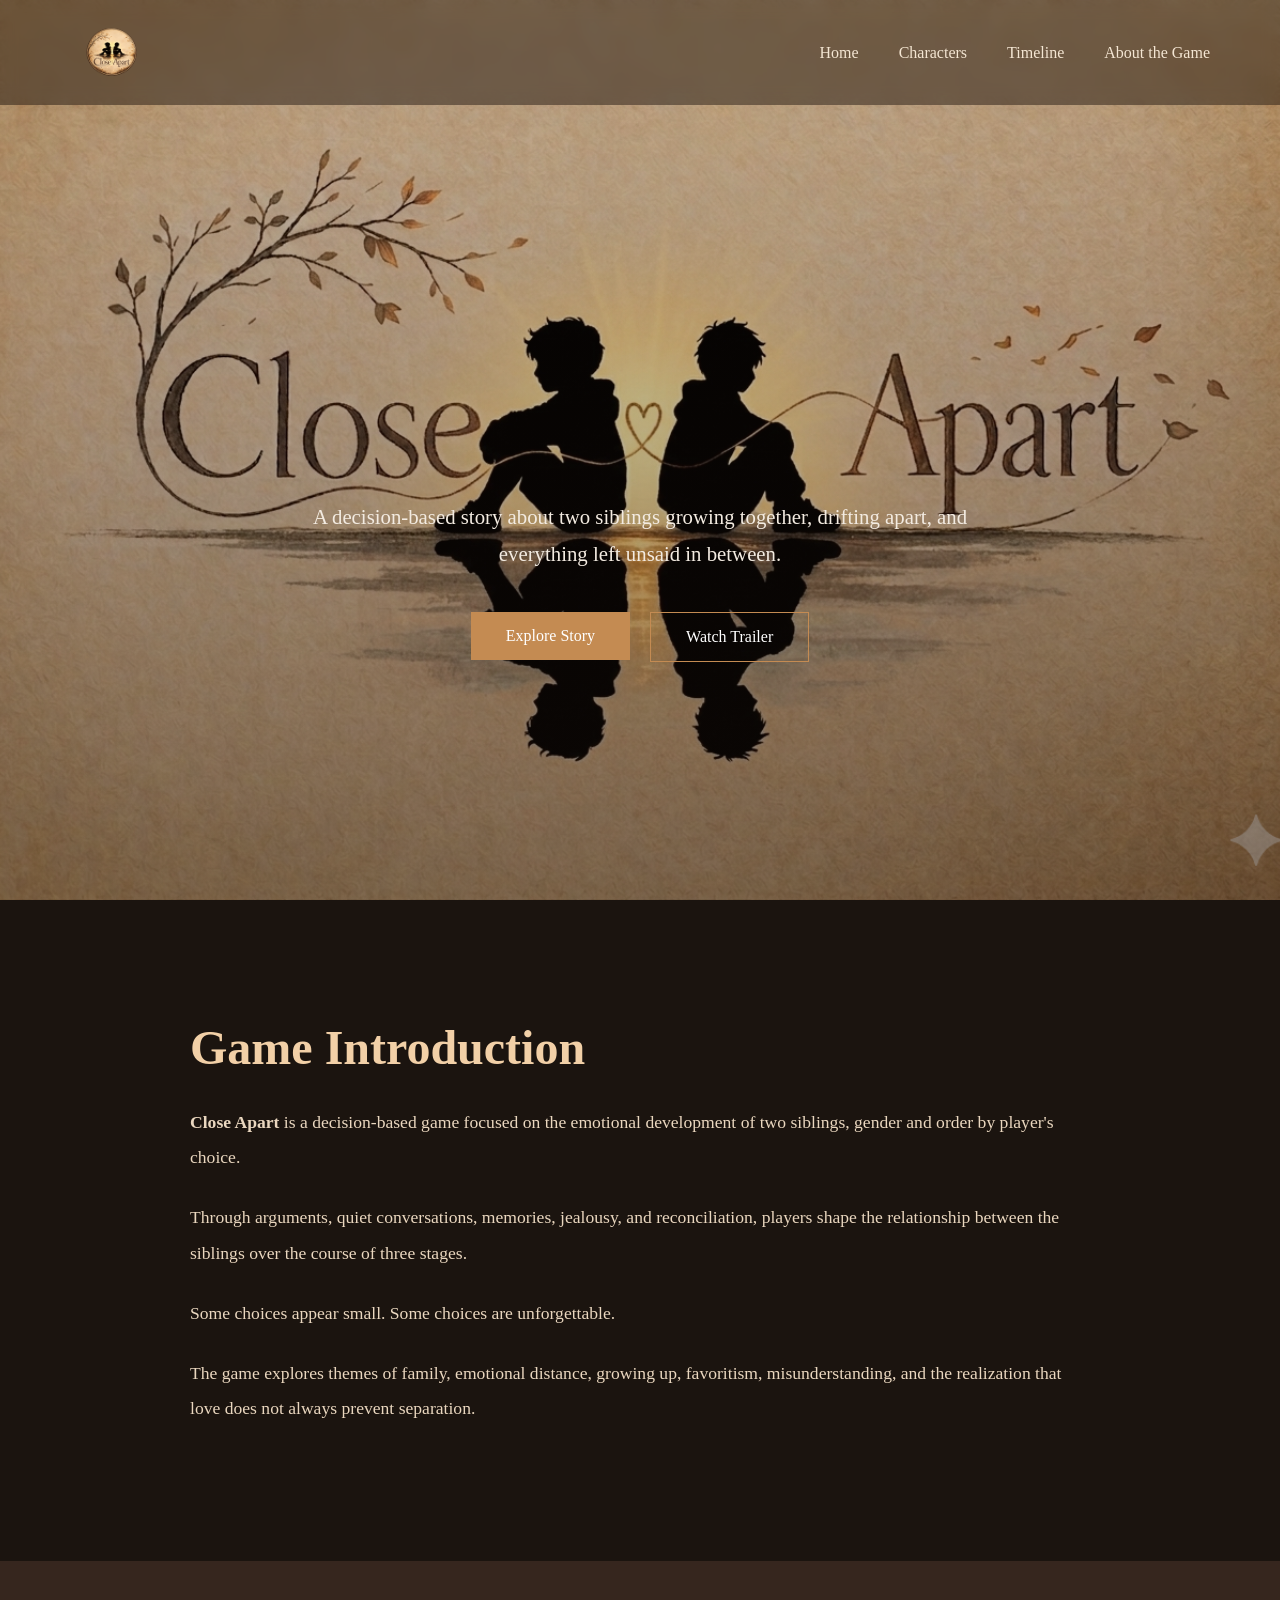
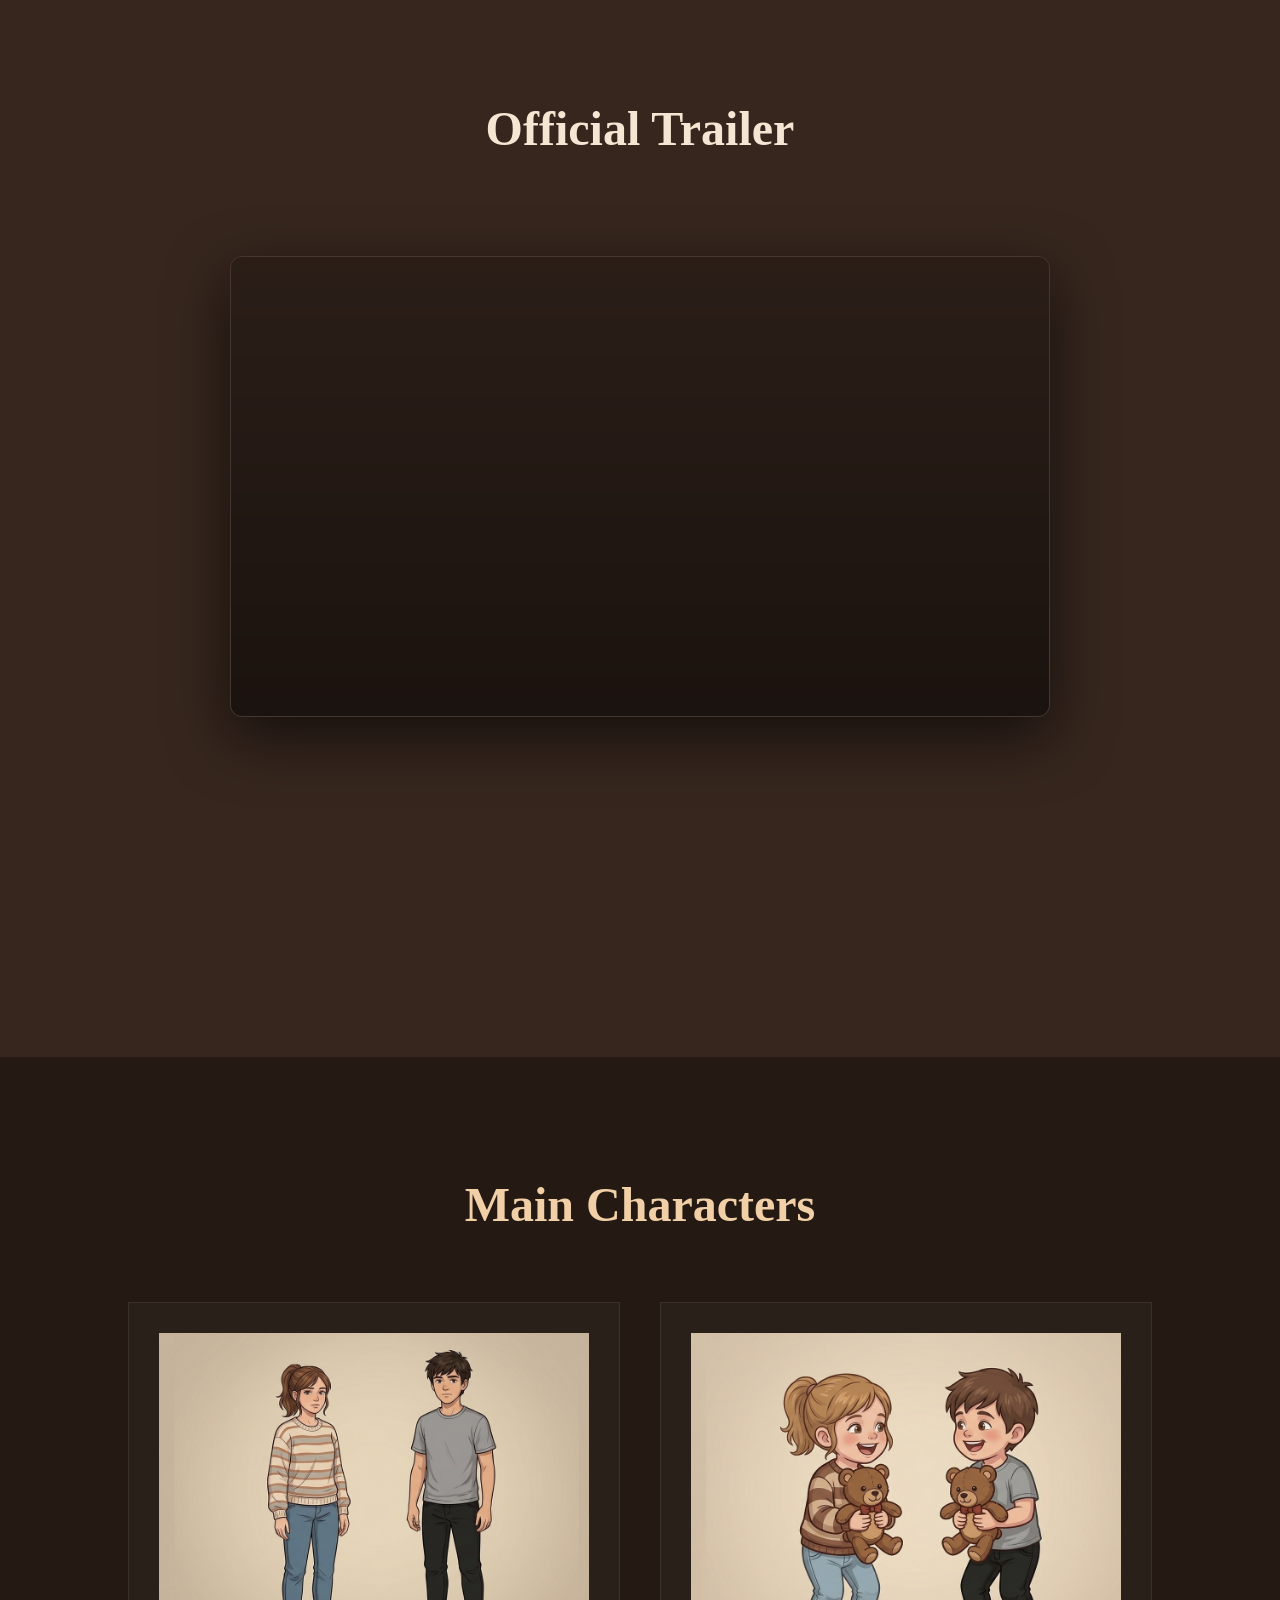
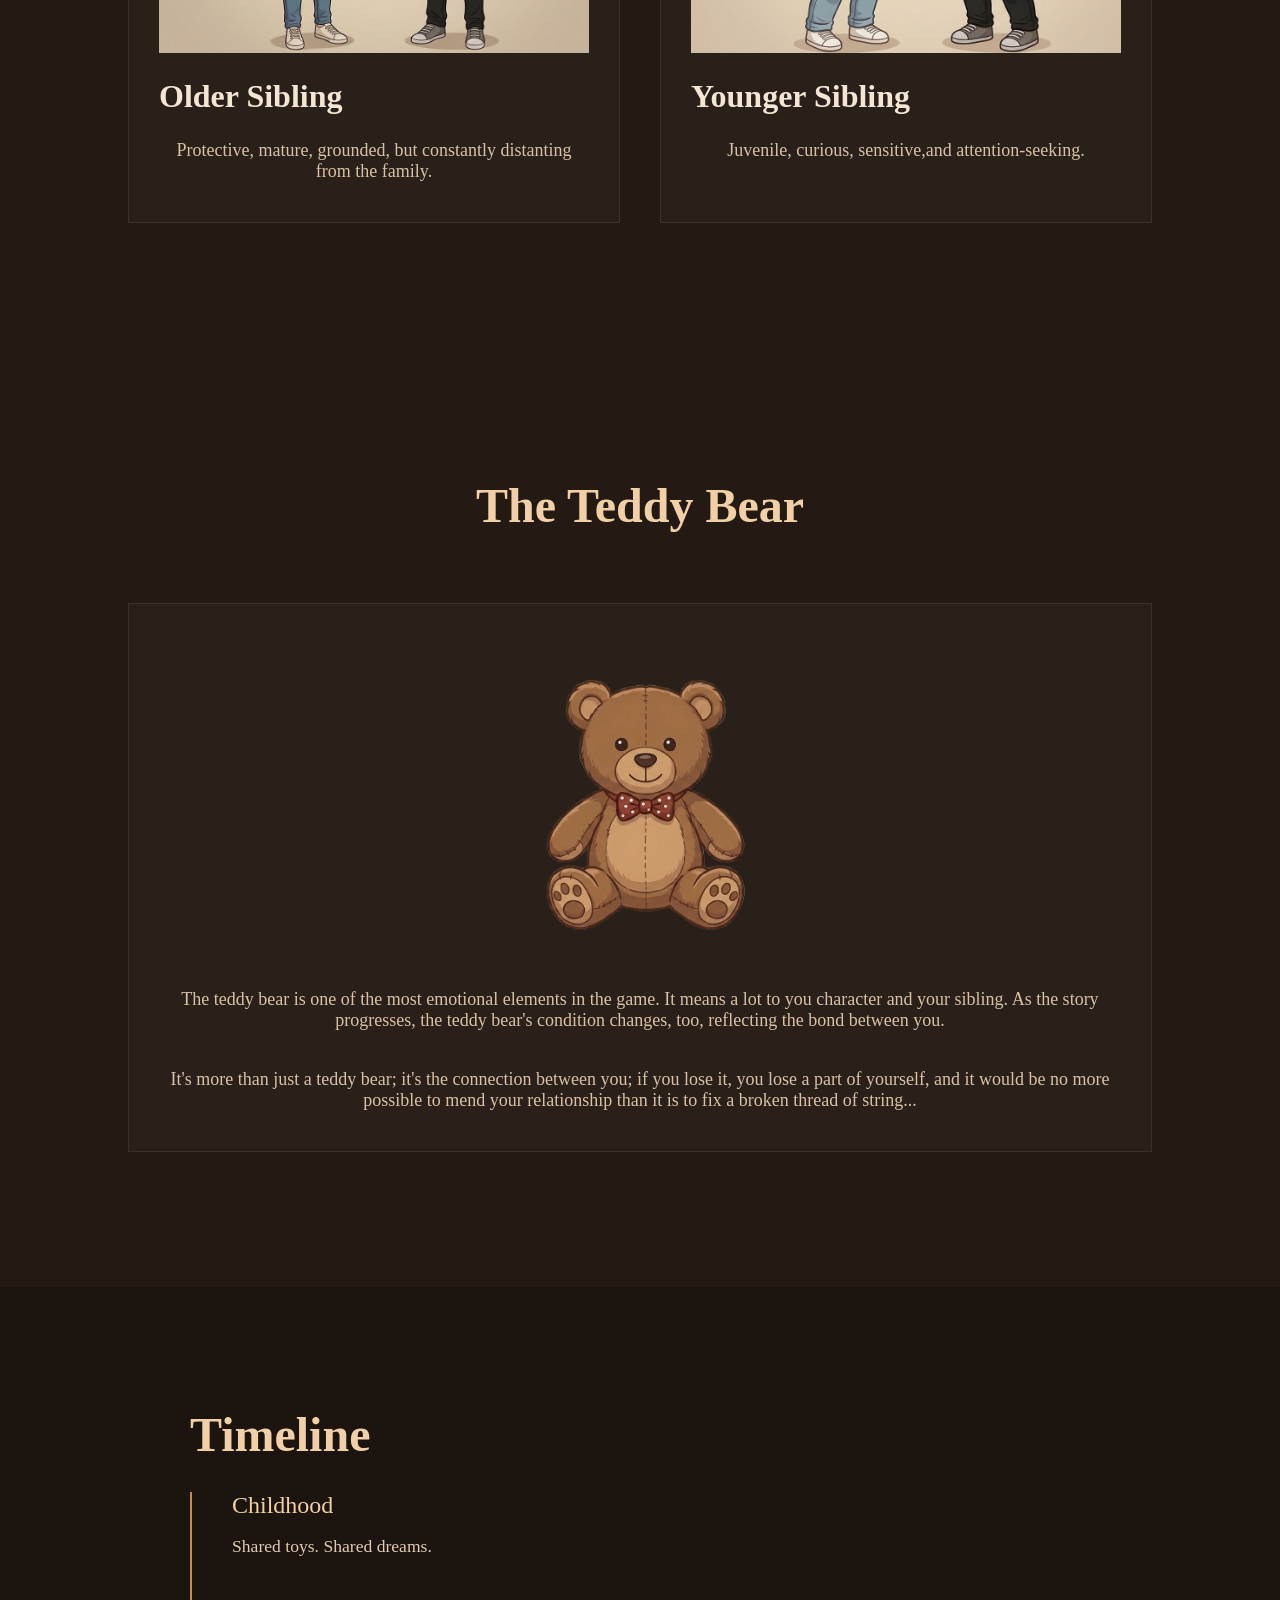
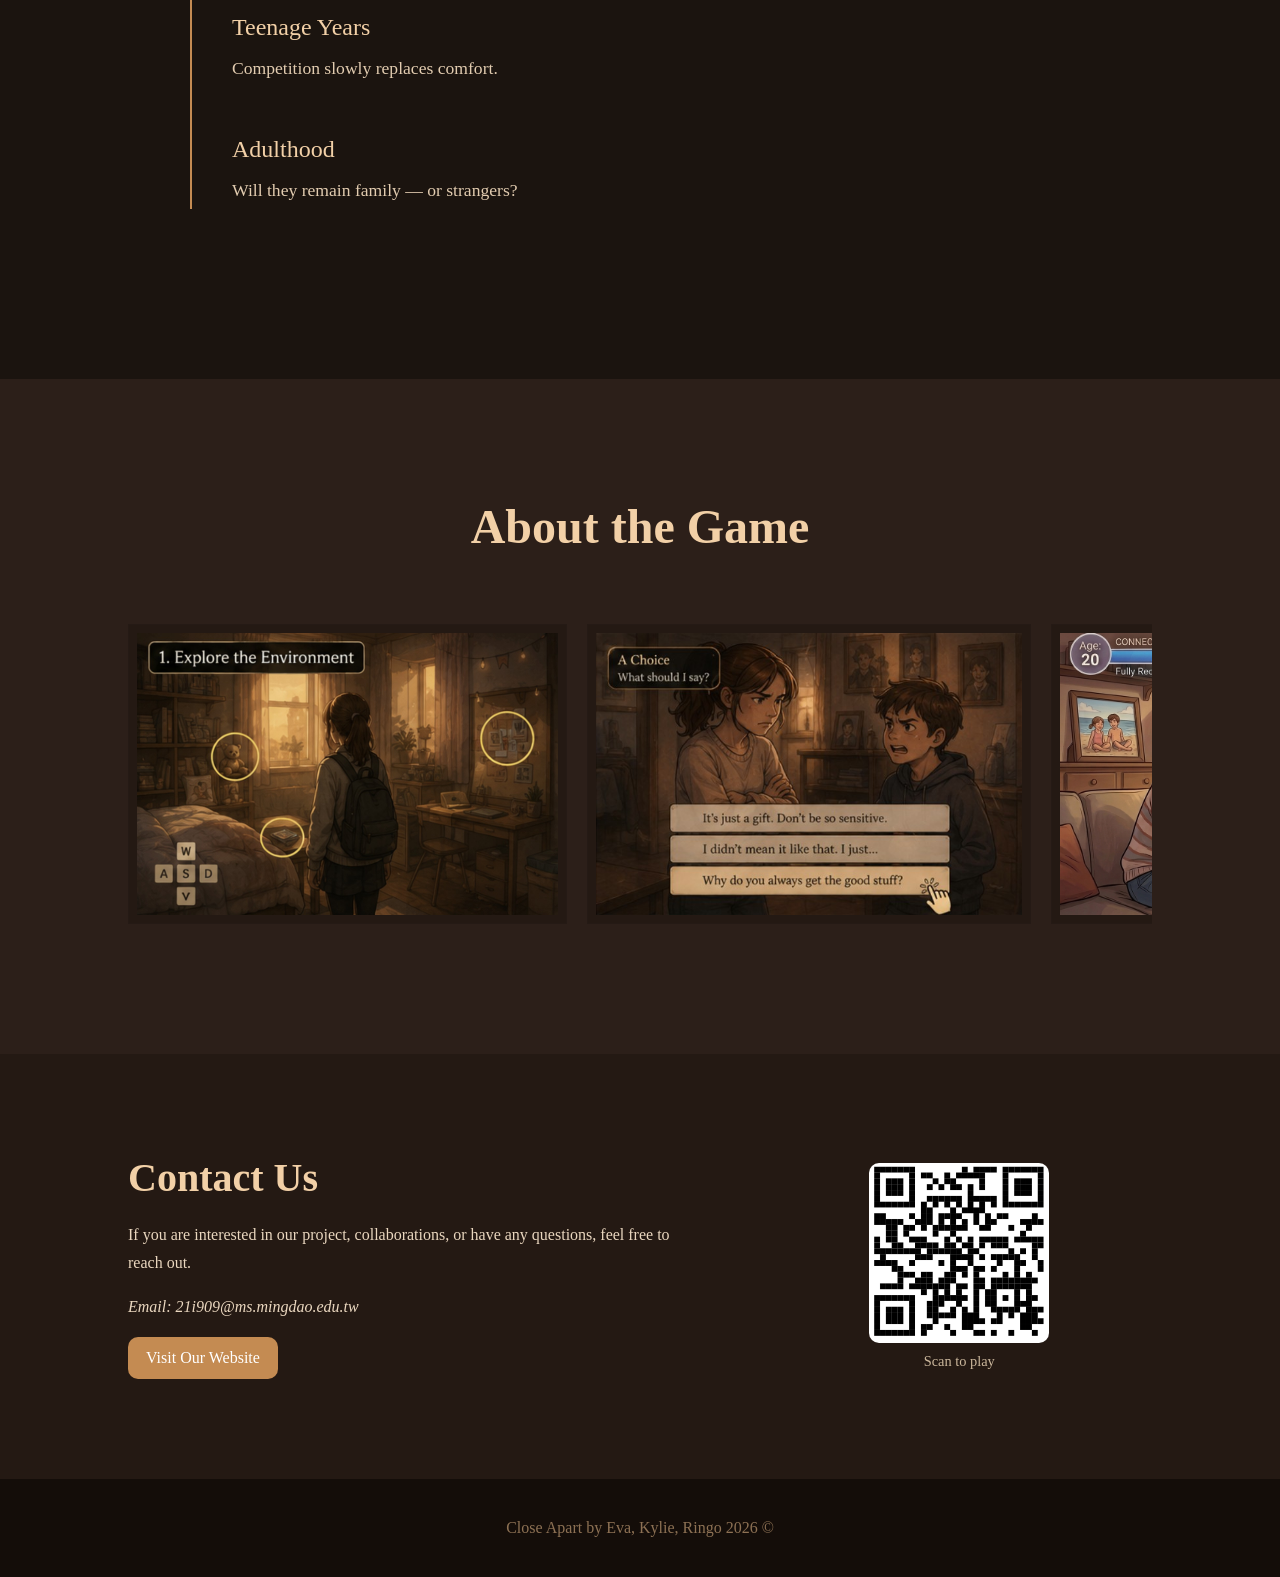
<file: index.html>
<html>
<head>
    <title>Close Apart | A Dream Work</title>
    <link href="css/main.css" rel="stylesheet">
</head>

<body>

    <!-- Navigation -->

    <header>

        <nav class="navbar">

            <div class="logo">
                <img src="images/logo.png" alt="Close Apart" id="logoimage" />
            </div>

            <ul class="nav-links">
                <li><a href="index.html">Home</a></li>
                <li><a href="Characters.html">Characters</a></li>
                <li><a href="timeline.html">Timeline</a></li>
                <li><a href="Gallery.html">About the Game</a></li>
            </ul>

        </nav>

    </header>


    <!-- Hero Section -->

    <section class="hero">

        <!-- Banner Background -->
            <img src="images/Home-Banner.png" alt="Close Apart Banner" id="hero-img">

        <div class="hero-overlay"></div>

        <div class="hero-content">

            <p id="p1">
                A decision-based story about two siblings growing together,
                drifting apart, and everything left unsaid in between.
            </p1>

            <div class="hero-buttons">
                <a href="Characters.html">
                    <button>Explore Story</button>
                </a>
                <a href="#trailer-section">
                    <button class="secondary-button">Watch Trailer</button>
                </a>
            </div>

        </div>

    </section>


    <!-- About Section -->

    <section class="about-section" id="about">

        <div class="section-content">

            <h2>Game Introduction</h2>

            <p>
                <strong>Close Apart</strong> is a decision-based game focused
                on the emotional development of two siblings, gender and order by player's choice.
            </p>

            <p>
                Through arguments, quiet conversations, memories, jealousy,
                and reconciliation, players shape the relationship between
                the siblings over the course of three stages.
            </p>

            <p>
                Some choices appear small.
                Some choices are unforgettable.
            </p>

            <p>
                The game explores themes of family, emotional distance,
                growing up, favoritism, misunderstanding, and the
                realization that love does not always prevent separation.
            </p>

        </div>

    </section>

     <!-- Trailer Section -->

    <section class="trailer-section">
        <section id="trailer-section">  

        <div class="trailer-section-title">
            <h2>Official Trailer</h2>
        </div>

        <div class="trailer-placeholder">
            <iframe 
                src="https://www.youtube.com/embed/qTf3m9XxNjE"
                title="Close Apart Trailer"
                frameborder="0"
                allow="autoplay; fullscreen; encrypted-media"
                allowfullscreen>
            </iframe>
        </div>
        </section>
    </section>


    <!-- Characters Section -->

    <section class="characters-section" id="characters">

        <div class="section-title">
            <h2>Main Characters</h2>
        </div>

        <div class="character-grid">

            <a href="Characters.html" class="character-card">
                <div class="character-image">
                    <img src="images/older-sibling.png" alt="Older Sibling" div id="siblingimages">
                </div>

                <h3>Older Sibling</h3>

                <p>
                    Protective, mature, grounded, but constantly distanting from the family.
                </p>
            </a>
            
            <a href="Characters.html" class="character-card">
                <div class="character-image">
                    <img src="images/younger-sibling.png" alt="Younger Sibling" id="siblingimages">
                </div>

                <h3>Younger Sibling</h3>

                <p>
                    Juvenile, curious, sensitive,and attention-seeking.
                </p>
            </a>
        </div>

    </section>

    <!-- Items Section -->

    <section class="characters-section" id="characters">

        <div class="section-title">
            <h2>The Teddy Bear</h2>
        </div>

        <div class="character-grid">

            <div class="character-card">
                <div class="character-image">
                    <img src="images/Teddy-bear.png" alt="Teddy Bear" id="teddybear">
                </div>

                <p>
                    The teddy bear is one of the most emotional elements in the game. It means a lot to you character and your sibling. 
                    As the story progresses, the teddy bear&apos;s condition changes, too, reflecting the bond between you. 
                
                </p>
                <br>
                <p>
                    It&apos;s more than just a teddy bear; it&apos;s the connection between you; if you lose it, you lose a part of yourself,
                    and it would be no more possible to mend your relationship than it is to fix a broken thread of string... 
                </p>
            </div>

        </div>

    </section>


    <!-- Timeline Section -->

    <section class="timeline-section" id="timeline">

        <div class="section-content">

            <h2>Timeline</h2>

            <div class="timeline-container">

                <div class="timeline-item">
                    <span>Childhood</span>
                    <p>Shared toys. Shared dreams.</p>
                </div>

                <div class="timeline-item">
                    <span>Teenage Years</span>
                    <p>Competition slowly replaces comfort.</p>
                </div>

                <div class="timeline-item">
                    <span>Adulthood</span>
                    <p>Will they remain family &mdash; or strangers?</p>
                </div>

            </div>

        </div>

    </section>

    <!-- Gallery Section -->
    <div class="gallery">
    <a href="Gallery.html">
    <section class="gallery-section" id="gallery">

        <div class="section-title">
            <h2>About the Game</h2>
        </div>

        <div class="gallery-grid">
            <div class="gallery-item">
                <img src="images/Breaking-Point-1.jpg" alt="Younger Sibling" id="galleryimages">
            </div>
            <div class="gallery-item">
                <img src="images/All-Moments-4.jpg" alt="Younger Sibling" id="galleryimages">
            </div>
            <div class="gallery-item">
                <img src="images/Gallery3.png" alt="Younger Sibling" id="galleryimages">
            </div>

    </section>
    </a>
    </div>

    <section class="contact-section">

    <div class="contact-container">

        <!-- Left: Text -->
        <div class="contact-info">
            <h2>Contact Us</h2>

            <p>
                If you are interested in our project, collaborations, or have any questions,
                feel free to reach out.
            </p>

            <p class="contact-email">
                Email: 21i909@ms.mingdao.edu.tw
            </p>

            <a href="index.html" class="button">
                Visit Our Website
            </a>
        </div>

        <!-- Right: QR Code -->
        <div class="contact-qr">
            <img src="images/QR-Code.png" alt="QR Code">
            <p>Scan to play</p>
        </div>

    </div>

</section>

    <!-- Footer -->

    <footer>
        <p>Close Apart by Eva, Kylie, Ringo 2026 &copy;</p>
    </footer>
</body>
</html>
</file>
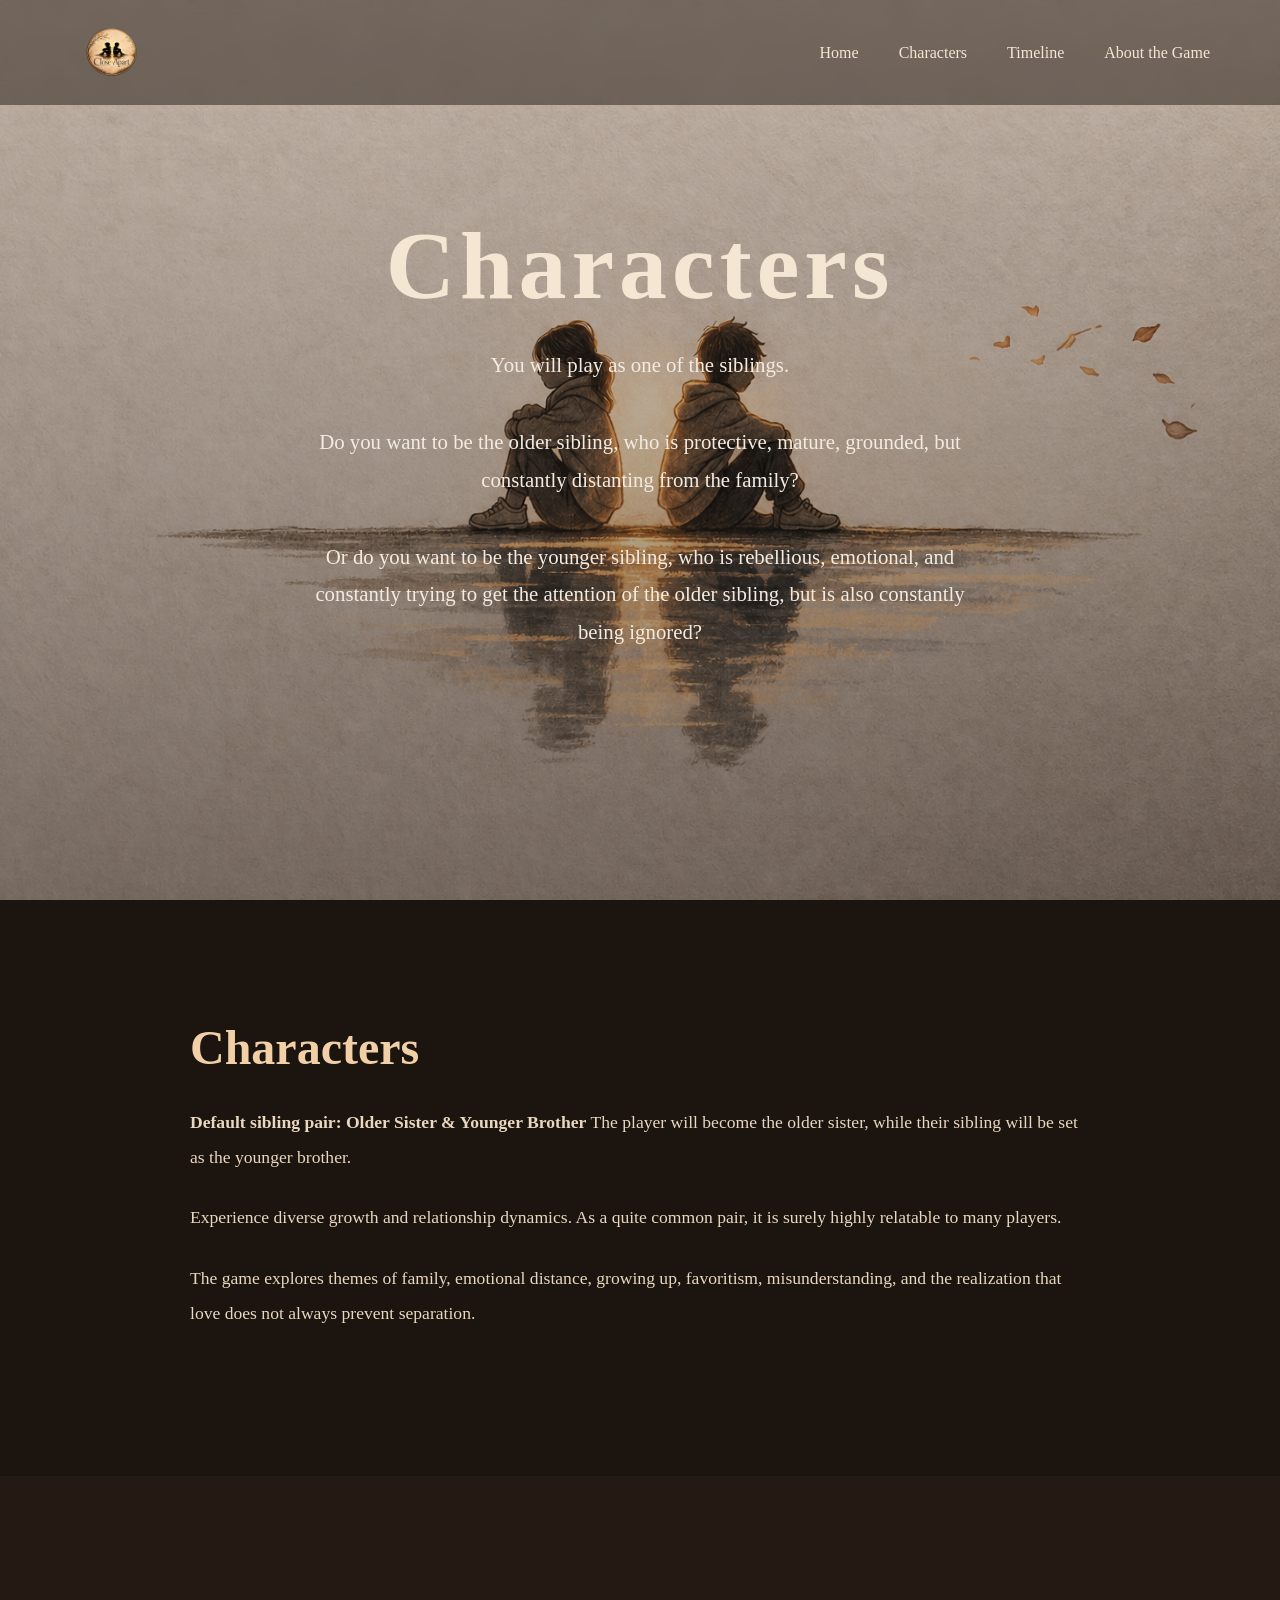
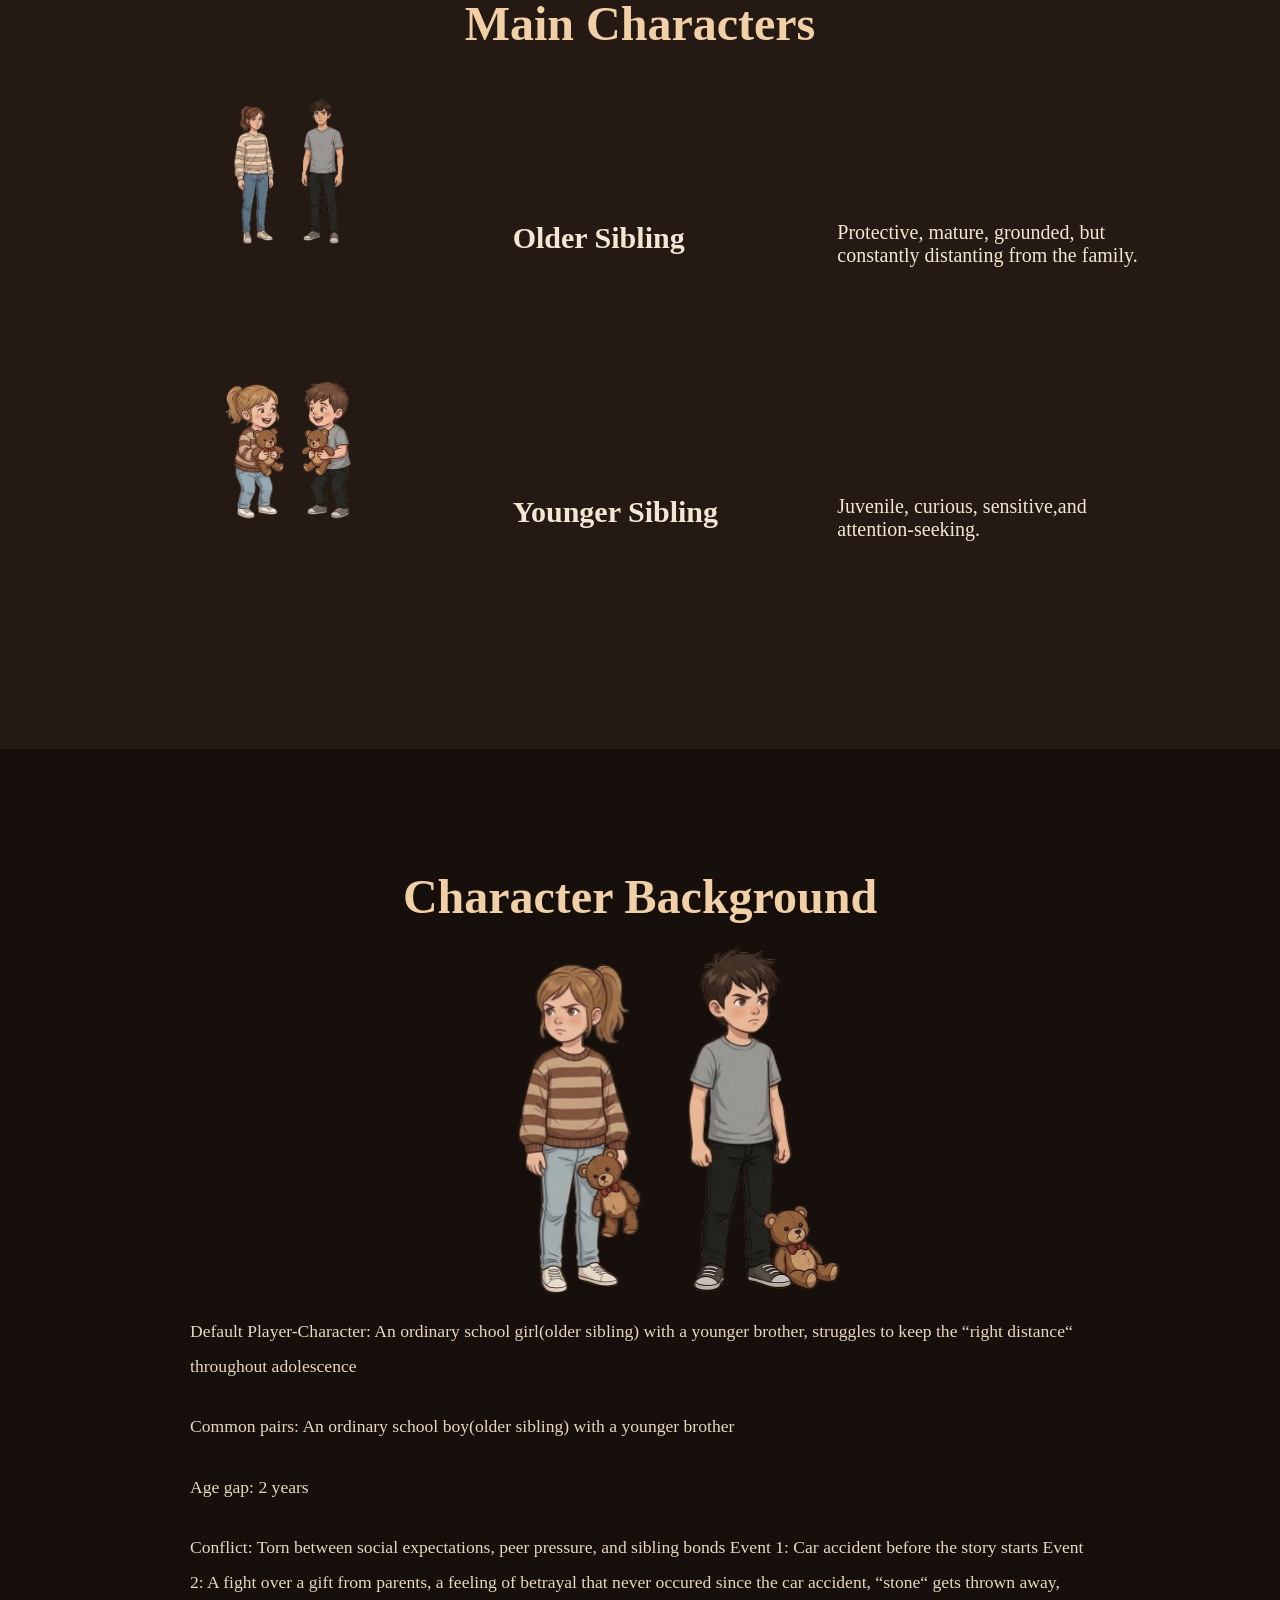
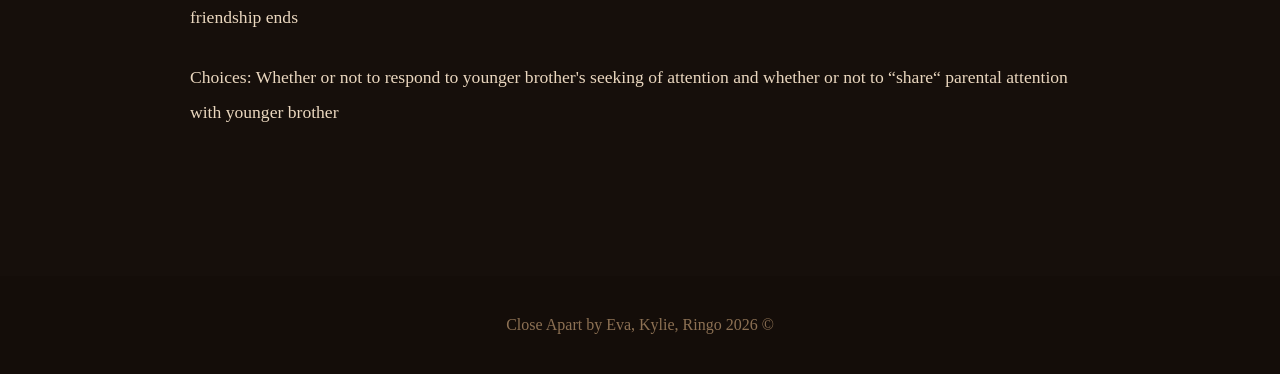
<file: Characters.html>
<html>
    <html>
<head>
    <title>Close Apart</title>
    <link href="css/Character.css" rel="stylesheet">
</head>

<body>

    <!-- Navigation -->

    <header>

        <nav class="navbar">

            <div class="logo">
                <img src="images/logo.png" alt="Close Apart" id="logoimage" />
            </div>

            <ul class="nav-links">
                <li><a href="index.html">Home</a></li>
                <li><a href="Characters.html">Characters</a></li>
                <li><a href="timeline.html">Timeline</a></li>
                <li><a href="Gallery.html">About the Game</a></li>
            </ul>


        </nav>

    </header>

<!-- Hero Section -->

    <section class="hero">

        <!-- Banner Background -->
            <img src="images/Character-Banner.png" alt="Close Apart Banner" id="hero-img">

        <div class="hero-overlay"></div>

        <div class="hero-content">

            <h1>Characters</h1>

            <p>
                You will play as one of the siblings.
            </p>
            <p>
                Do you want to be the older sibling, who is protective, mature, grounded, but constantly distanting from the family?
            </p>
            <p>
                Or do you want to be the younger sibling, who is rebellious, emotional, and constantly trying to get the attention of the older sibling, but is also constantly being ignored?
            </p>
        </div>

    </section>

<!-- About Section -->

    <section class="about-section" id="about">

        <div class="section-content">

            <h2>Characters</h2>

            <p>
                <strong>Default sibling pair: Older Sister & Younger Brother</strong> 
                The player will become the older sister, while their sibling will be set as the younger brother. 
            </p>

            <p>
                Experience diverse growth and relationship dynamics. 
                As a quite common pair, it is surely highly relatable to many players. 
            </p>

            <p>
                The game explores themes of family, emotional distance,
                growing up, favoritism, misunderstanding, and the
                realization that love does not always prevent separation.
            </p>

        </div>

    </section>

    <!-- Characters Section -->

    <section class="characters-section" id="characters">

        <div class="section-title">
            <h2>Main Characters</h2>
        </div>

        <div class="character-grid">

                <div class="character-image">
                    <img src="images/older-sibling-2.png" alt="Older Sibling" div id="siblingimages">
                </div>

                <h3>Older Sibling</h3>

                <p>
                    Protective, mature, grounded, but constantly distanting from the family.
                </p>
            </a>
            
                <div class="character-image">
                    <img src="images/younger-sibling-2.png" alt="Younger Sibling" id="siblingimages">
                </div>

                <h3>Younger Sibling</h3>

                <p>
                    Juvenile, curious, sensitive,and attention-seeking.
                </p>
            </a>
        </div>

    </section>

    <!-- Character Background Section -->

    <section class="characters-section" id="character-background">

        <div class="section-title">
            <h2>Character Background</h2>
        </div>

        <div class="background-grid">

            <div class="section-content">
                <div class="character-image">
                    <img src="images/middle-sibling.png" alt="Middle Sibling" id="siblingimages-background">
                </div>

                <p>
                    Default Player-Character: An ordinary school girl(older sibling) with a younger brother, struggles to keep the &ldquo;right distance&ldquo; throughout adolescence
                </p>
                <p>
                    Common pairs: An ordinary school boy(older sibling) with a younger brother
                </p>
                <p>
                    Age gap: 2 years
                </p>
                <p>
                    Conflict: Torn between social expectations, peer pressure, and sibling bonds
                    Event 1: Car accident before the story starts
                    Event 2: A fight over a gift from parents, a feeling of betrayal that never occured since the car accident, &ldquo;stone&ldquo; gets thrown away, friendship ends
                </p>
                <p>
                    Choices: Whether or not to respond to younger brother&apos;s seeking of attention and whether or not to &ldquo;share&ldquo; parental attention with younger brother
                </p>
            </div>

        </div>

    </section>

<!-- Footer -->

    <footer>
        <p>Close Apart by Eva, Kylie, Ringo 2026 &copy;</p>
    </footer>
</body>
</html>
</file>
<file: css/main.css>
/* Reset */

* {
    margin: 0;
    padding: 0;
    box-sizing: border-box;
}

html {
    scroll-behavior: smooth;
}


/* Body */

body {
    background-color: #1b140f;
    color: #f4e6d3;
    font-family: "Didot", serif;
    overflow-x: hidden;
}


/* Navigation */

header {
    position: fixed;
    width: 100%;
    z-index: 1000;

    background: rgba(20, 12, 8, 0.45);
    backdrop-filter: blur(8px);
}

.navbar {
    display: flex;
    justify-content: space-between;
    align-items: center;

    padding: 25px 70px;
}

#logoimage {
    height: 55px;
    width: 180px;
    width: auto;
    display: block;
    object-fit: cover;
    object-position: left;
}

.nav-links {
    display: flex;
    gap: 40px;
    list-style: none;
}

.nav-links a {
    color: #f4e6d3;
    text-decoration: none;
    transition: 0.3s;
    font-size: 1rem;
}

.nav-links a:hover {
    color: #8f704a;
}


/* Hero Section */

.hero {
    position: relative;
    width: 100%;
    height: 100%;
    overflow: hidden;
    margin-top: 0;
}

#hero-img {
    position: absolute;

    top: 0;
    left: 0;

    width: 100%;
    height: 100%;

    object-fit:cover;
    
}

.hero-overlay {
    position: absolute;
    inset: 0;

    width: 100%;
    height: 100%;

    background: linear-gradient(
        rgba(24, 14, 9, 0.15),
        rgba(24, 14, 9, 0.45)
    );

    z-index: 1;
}

.hero-content {
    position: relative;
    z-index: 2;

    height: 100%;

    display: flex;
    flex-direction: column;
    justify-content: center;
    align-items: center;

    text-align: center;

    padding: 20px;
}

.hero-content h1 {
    font-size: 6rem;
    margin-bottom: 25px;
    letter-spacing: 5px;
}

.hero-content p {
    max-width: 700px;

    font-size: 1.3rem;
    line-height: 1.8;

    color: #f3ebe1;

    margin-bottom: 40px;

}

.hero-content #p1 {
    margin-top: 260px;

}

.hero-buttons {
    display: flex;
    gap: 20px;
}

button {
    padding: 15px 35px;

    border: none;

    background-color: #c48b52;
    color: white;

    cursor: pointer;

    transition: 0.3s;

    font-size: 1rem;
    font-family: "Didot", serif;
}

button:hover {
    background-color: #ddb27c;
}

.secondary-button {
    background-color: transparent;
    border: 1px solid #c48b52;
}

.secondary-button:hover {
    background-color: rgba(196, 139, 82, 0.15);
}


/* General Sections */

section {
    padding: 120px 10%;
}

.section-title {
    text-align: center;
    margin-bottom: 70px;
}

.section-title h2,
.section-content h2 {
    font-size: 3rem;
    margin-bottom: 30px;
    color: #f2d0a7;
}

.section-content {
    max-width: 900px;
    margin: auto;
}

.section-content p {
    font-size: 1.1rem;
    line-height: 2;

    color: #ead7bf;

    margin-bottom: 25px;
}


/* Character Section */

.characters-section {
    background-color: #241913;
}

.character-grid {
    display: grid;

    grid-template-columns: repeat(auto-fit, minmax(300px, 1fr));

    gap: 40px;
}

.character-card {
    background-color: rgba(255,255,255,0.03);

    padding: 30px;

    border: 1px solid rgba(255,255,255,0.08);

    transition: 0.3s;

    text-decoration: none;
    
    margin-bottom: 15px;
}

.character-card:hover {
    transform: translateY(-8px);
}

#siblingimages {
    width: 100%;
    height: 100%;
    object-fit: cover;
    height: 320px;
    margin-bottom: 25px;
}

.character-grid p{
    padding: 10px;
    font-size: 18px;
    text-align: center; 
}

#teddybear {
    width: 100%;
    height: 100%;
    object-fit: contain;
    height: 320px;
    margin-bottom: 25px;
}

.character-card h3 {
    font-size: 2rem;
    margin-bottom: 15px;
    color: #f4e6d3;
}

.character-card p {
    color: #d9c2a4;
}

.background- {
    display: grid;

    grid-template-columns: repeat(auto-fit, minmax(200px, 1fr));

    gap: 100px;
}


/* Timeline */

.timeline-container {
    border-left: 2px solid #c48b52;
    padding-left: 40px;
}

.timeline-item {
    margin-bottom: 50px;
}

.timeline-item span {
    font-size: 1.5rem;
    color: #f2d0a7;
}

.timeline-item p {
    margin-top: 10px;
    color: #e2ccb0;
}


/* Trailer */

.trailer-section {
    background-color: #36261e;
    margin-top: -10px;
}

.trailer-section-title {
    text-align: center;
    margin-top: -100px;
    font-size: 2rem;

}

.trailer-placeholder {
    max-width: 900px;
    margin: 100px auto;
    margin-bottom: 0px;

    aspect-ratio: 16 / 9;
    position: relative;

    box-shadow: 0 20px 60px rgba(0,0,0,0.6);
    border: 1px solid rgba(255,255,255,0.08);
    border-radius: 12px;

    overflow: hidden;
}

.trailer-placeholder video {
    width: 100%;
    height: 100%;
    object-fit: cover;
    border-radius: 10px;
}

.trailer-placeholder::after {
    content: "";
    position: absolute;
    inset: 0;

    background: linear-gradient(
        rgba(0,0,0,0.2),
        rgba(0,0,0,0.5)
    );

    pointer-events: none;
}
.trailer-placeholder:hover .play-button {
    opacity: 1;
    transform: translate(-50%, -50%) scale(1.1);
}


.trailer-placeholder {
    max-width: 900px;
    margin: 100px auto;
    aspect-ratio: 16 / 9;

    position: relative;
    border-radius: 12px;
    overflow: hidden;

    box-shadow: 0 20px 60px rgba(0,0,0,0.6);
}

/* Make iframe behave like video */
.trailer-placeholder iframe {
    width: 100%;
    height: 100%;
    border: none;
}

/* Gallery */

a {
    text-decoration: none;
}

.gallery{
    background-color: #2c1f19;
}

.gallery-grid {
    display: flex;

    gap: 20px;

    overflow-x: auto;
    overflow-y: hidden;

    padding-bottom: 10px;

    scroll-behavior: smooth;

    background-color: #2c1f19;
}

.gallery-item {
    height: 300px;

    flex-shrink: 0;

    display: flex;
    align-items: center;
    justify-content: center;

    background-color: #241913;

    border: 1px solid rgba(59, 46, 37, 0.08);

    padding: 8px;

    transition: 0.3s;
}

.gallery-item:hover {
    transform: scale(1.02);
}

#galleryimages {
    height: 100%;
    width: auto;

    object-fit: contain;

    display: block;
}

/* CONTACT SECTION */

.contact-section {
    padding: 100px 10%;
    background-color: #241913;
}

.contact-container {
    display: grid;
    grid-template-columns: 1.5fr 1fr;
    gap: 60px;
    align-items: center;
}

/* LEFT SIDE */

.contact-info h2 {
    font-size: 2.5rem;
    margin-bottom: 20px;
    color: #f2d0a7;
}

.contact-info p {
    line-height: 1.8;
    margin-bottom: 15px;
    color: #ead7bf;
}

.contact-email {
    margin-bottom: 25px;
    font-style: italic;
}

/* BUTTON */

.contact-info .button {
    background-color: #c48b52;
}

.contact-info .button:hover {
    background-color: #ddb27c;
}

/* RIGHT SIDE */

.contact-qr {
    text-align: center;
}

.contact-qr img {
    width: 180px;
    border-radius: 10px;
    margin-bottom: 10px;
}

.contact-qr p {
    font-size: 0.9rem;
    color: #cbb79c;
}

/* Footer */

footer {
    padding: 40px;

    text-align: center;

    background-color: #140d09;

    color: #8d7154;
}


/* Responsive */

@media (max-width: 768px) {
    

    .navbar {
        flex-direction: column;
        gap: 20px;

        padding: 20px;
    }

    .nav-links {
        gap: 20px;
        flex-wrap: wrap;
        justify-content: center;
    }

    .hero-content h1 {
        font-size: 4rem;
    }

    .hero-content p {
        font-size: 1rem;
    }

    .hero-buttons {
        flex-direction: column;
    }

}
.button {
  color: #ffffff;
  border: none;
  padding: 12px 18px;
  border-radius: 10px;
  font-weight: 500;
  cursor: pointer;
  transition: all 0.2s ease;
  text-decoration: none;
  display: inline-block;
}
.button.red {
  background-color: #e74c3c;
}

.button.blue {
  background-color: #3498db;
}

.button.green {
  background-color: #2ecc71;
}

.button.purple {
  background-color: #9b59b6;
}
.button:hover {
  transform: translateY(-2px);
  opacity: 0.9;
}
</file>
<file: css/Character.css>
/* Reset */

* {
    margin: 0;
    padding: 0;
    box-sizing: border-box;
}

html {
    scroll-behavior: smooth;
}


/* Body */

body {
    background-color: #1b140f;
    color: #f4e6d3;
    font-family: "Didot", serif;
    overflow-x: hidden;
}


/* Navigation */

header {
    position: fixed;
    width: 100%;
    z-index: 1000;

    background: rgba(20, 12, 8, 0.45);
    backdrop-filter: blur(8px);
}

.navbar {
    display: flex;
    justify-content: space-between;
    align-items: center;

    padding: 25px 70px;
}

#logoimage {
    height: 55px;
    width: 180px;
    width: auto;
    display: block;
    object-fit: cover;
    object-position: left;
}

.nav-links {
    display: flex;
    gap: 40px;
    list-style: none;
}

.nav-links a {
    color: #f4e6d3;
    text-decoration: none;
    transition: 0.3s;
    font-size: 1rem;
}

.nav-links a:hover {
    color: #8f704a;
}


/* Hero Section */

.hero {
    position: relative;
    width: 100%;
    height: 100%;
    overflow: hidden;
    margin-top: 0;
}

#hero-img {
    position: absolute;

    top: 0;
    left: 0;

    width: 100%;
    height: 100%;

    object-fit:cover;
    
}

.hero-overlay {
    position: absolute;
    inset: 0;

    width: 100%;
    height: 100%;

    background: linear-gradient(
        rgba(24, 14, 9, 0.15),
        rgba(24, 14, 9, 0.45)
    );
    
    filter: brightness(0.5) contrast(1.00);

    z-index: 1;
}

.hero-overlay {
    position: absolute;
    inset: 0;

    width: 100%;
    height: 100%;

    background: linear-gradient(
        rgba(24, 14, 9, 0.15),
        rgba(24, 14, 9, 0.45)
    );

    z-index: 1;
}

.hero-content {
    position: relative;
    z-index: 2;

    height: 100%;

    display: flex;
    flex-direction: column;
    justify-content: center;
    align-items: center;

    text-align: center;

    padding: 20px;
}

.hero-content h1 {
    font-size: 6rem;
    margin-bottom: 25px;
    letter-spacing: 5px;
}

.hero-content p {
    max-width: 700px;

    font-size: 1.3rem;
    line-height: 1.8;

    color: #f3ebe1;

    margin-bottom: 40px;

}

.hero-content #p1 {
    margin-top: 260px;

}

.hero-buttons {
    display: flex;
    gap: 20px;
}

button {
    padding: 15px 35px;

    border: none;

    background-color: #c48b52;
    color: white;

    cursor: pointer;

    transition: 0.3s;

    font-size: 1rem;
    font-family: "Didot", serif;
}

button:hover {
    background-color: #ddb27c;
}

.secondary-button {
    background-color: transparent;
    border: 1px solid #c48b52;
}

.secondary-button:hover {
    background-color: rgba(196, 139, 82, 0.15);
}


/* General Sections */

section {
    padding: 120px 10%;
}

.section-title {
    text-align: center;
    margin-bottom: 70px;
}

.section-title h2,
.section-content h2 {
    font-size: 3rem;
    margin-bottom: 30px;
    color: #f2d0a7;
}

.section-content {
    max-width: 900px;
    margin: auto;
}

.section-content p {
    font-size: 1.1rem;
    line-height: 2;

    color: #ead7bf;

    margin-bottom: 25px;
}


/* Character Section */

.characters-section {
    background-color: #241913;
}

.character-grid {
    display: grid;

    grid-template-columns: repeat(auto-fit, minmax(300px, 1fr));

    gap: 40px;
}

.character-grid h3 {

    margin-top: 100px;
    margin-bottom: 100px;
    margin-left: 30px;
    margin-right: 40px;
    font-size: 30px;
}

.character-grid p{

    margin-top: 100px;
    font-size: 20px;
}


.character-card {
    background-color: rgba(255,255,255,0.03);

    padding: 30px;

    border: 1px solid rgba(255,255,255,0.08);

    transition: 0.3s;

    text-decoration: none;
    
    margin-bottom: 15px;
}

.character-card:hover {
    transform: translateY(-8px);
}

#siblingimages {
    width: 100%;
    height: 100%;
    object-fit: cover;
    max-height: 350px;
    margin-bottom: 70px;
    margin-top: -70px;
    padding: 40px;
}

.character-card h3 {
    font-size: 2rem;
    margin-bottom: 15px;
    color: #f4e6d3;
}

.background-grid {
    display: grid;

    grid-template-columns: repeat(auto-fit, minmax(200px, 1fr));

    gap: 100px;
}

/* Character Background */

#character-background {
    background-color: #160f0b;
}

#siblingimages-background {
    width: 100%;
    height: 100%;
    object-fit: contain;
    height: 370px;
    margin-bottom: 20px;
    margin-top: -70px;
}

/* Footer */

footer {
    padding: 40px;

    text-align: center;

    background-color: #140d09;

    color: #8d7154;
}


/* Responsive */

@media (max-width: 768px) {

    .navbar {
        flex-direction: column;
        gap: 20px;

        padding: 20px;
    }

    .nav-links {
        gap: 20px;
        flex-wrap: wrap;
        justify-content: center;
    }

    .hero-content h1 {
        font-size: 4rem;
    }

    .hero-content p {
        font-size: 1rem;
    }

    .hero-buttons {
        flex-direction: column;
    }

}
.button {
  color: #ffffff;
  border: none;
  padding: 12px 18px;
  border-radius: 10px;
  font-weight: 500;
  cursor: pointer;
  transition: all 0.2s ease;
  text-decoration: none;
  display: inline-block;
}
.button.red {
  background-color: #e74c3c;
}

.button.blue {
  background-color: #3498db;
}

.button.green {
  background-color: #2ecc71;
}

.button.purple {
  background-color: #9b59b6;
}
.button:hover {
  transform: translateY(-2px);
  opacity: 0.9;
}
</file>
